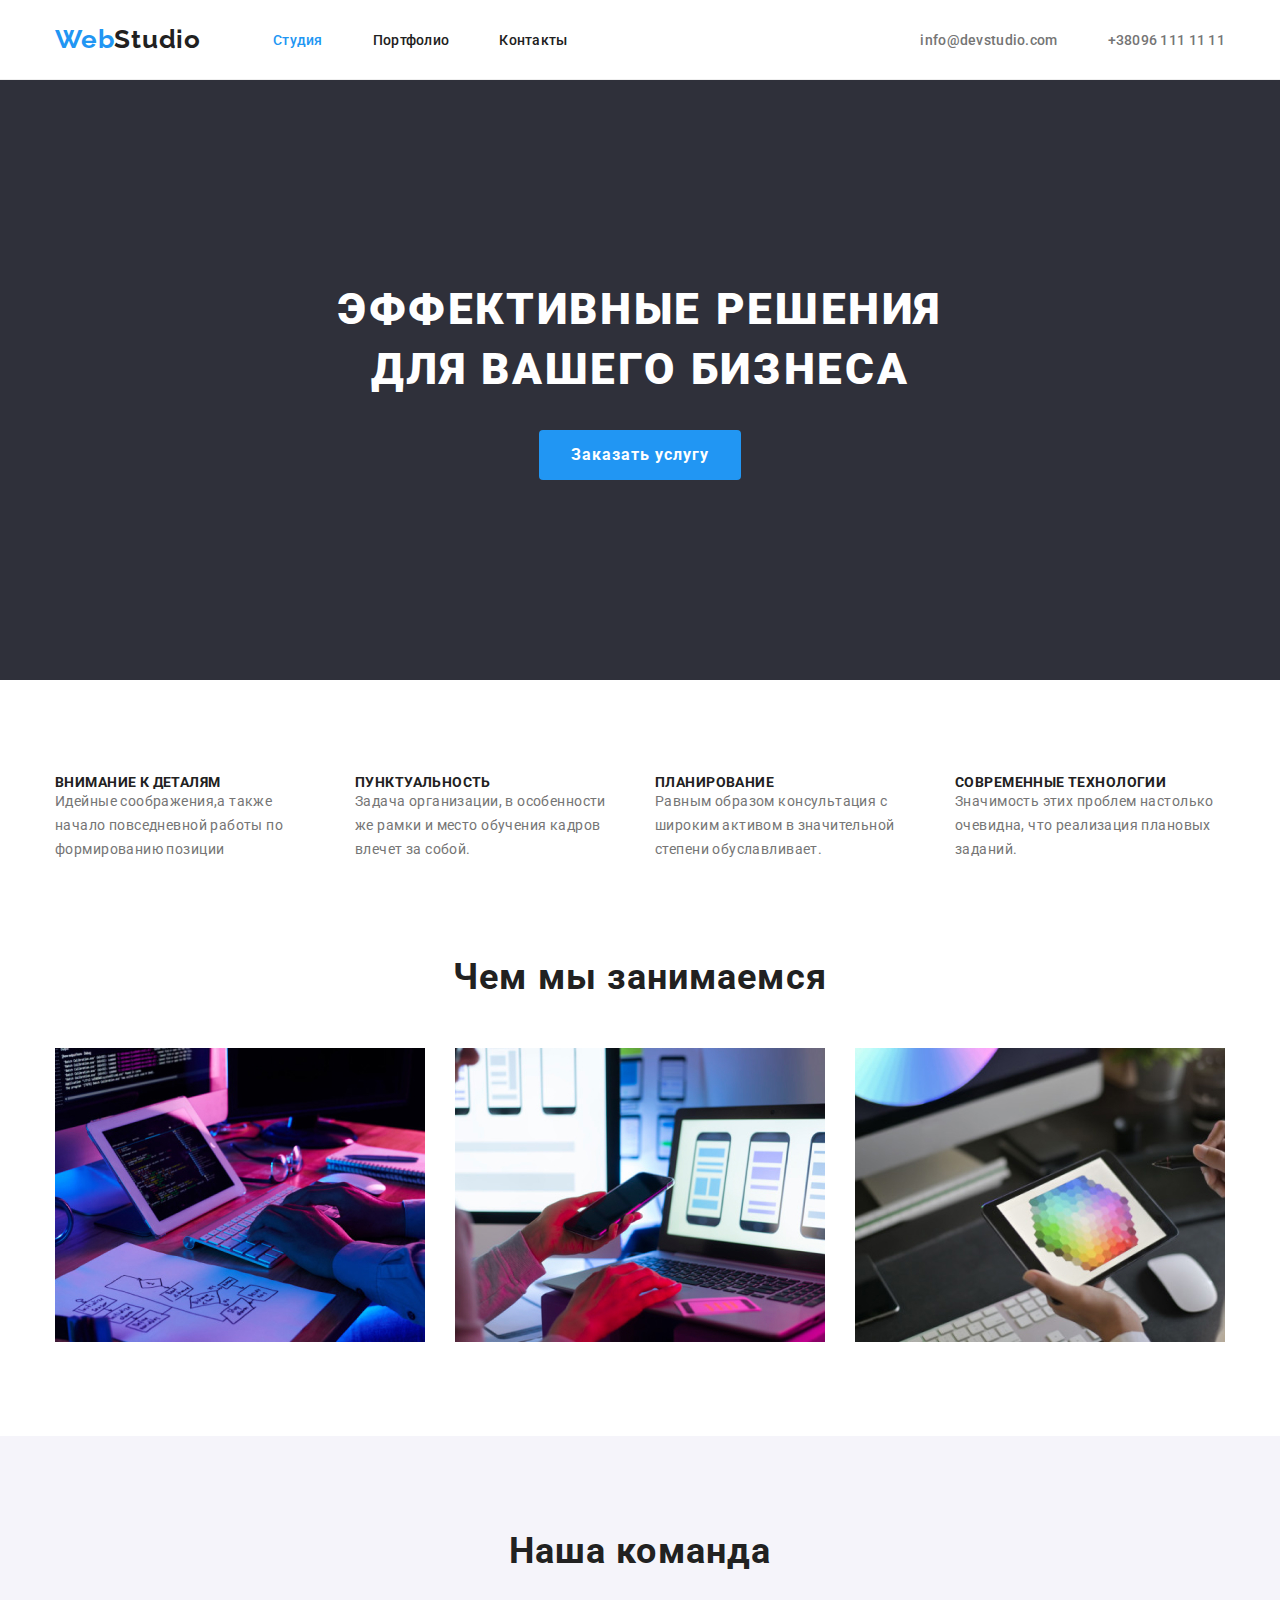
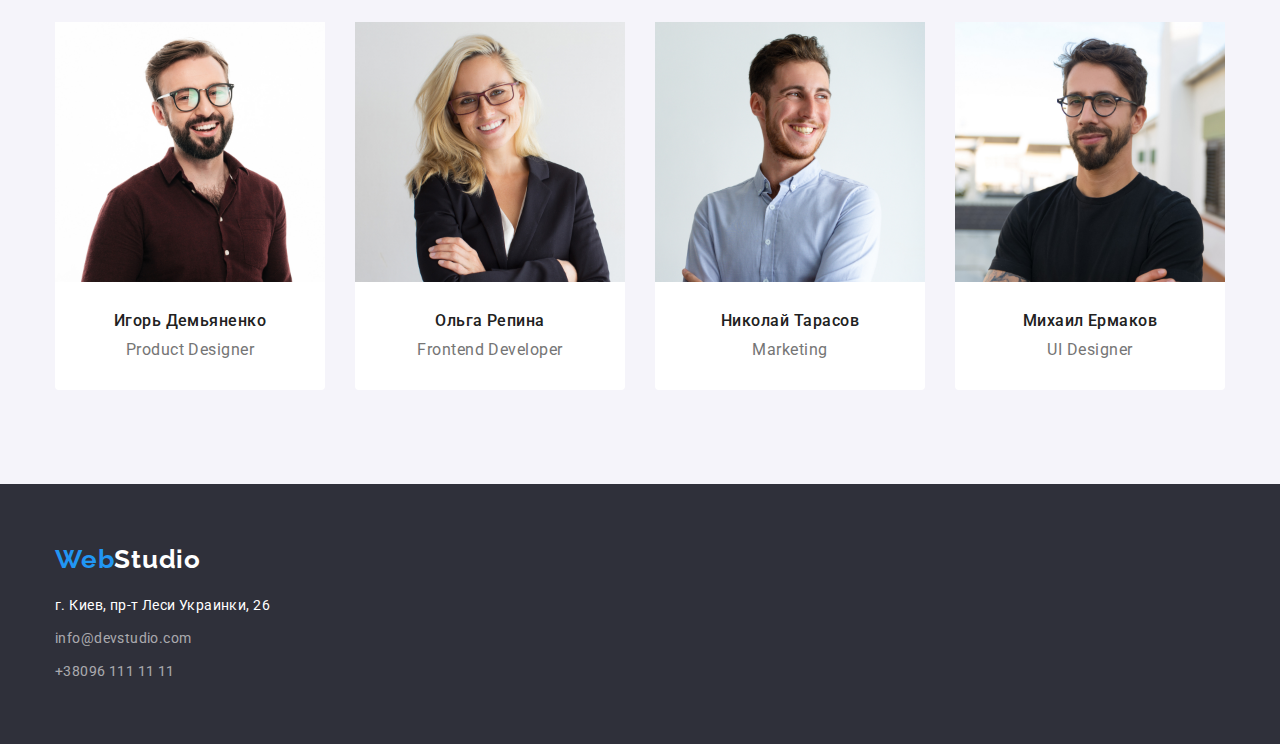
<file: index.html>
<!DOCTYPE html>
<html lang="ru">

<head>
    <meta charset="UTF-8">
    <meta name="viewport" content="width=device-width, initial-scale=1.0">
    <title>WebStudio</title>
    <link rel="stylesheet" href="./css/modern-normalize.css">
    <link rel="stylesheet" href="./css/style.css">
    <link rel="stylesheet" href="./css/variables.css">
    <link rel="preconnect" href="https://fonts.gstatic.com">
    <link
        href="https://fonts.googleapis.com/css2?family=Raleway:wght@700&family=Roboto:wght@400;500;700;900&display=swap"
        rel="stylesheet">
</head>

<body>
    <header class="header">
        <div class="container">
            <nav class="header-nav">
                <a href="./index.html" class="logo"><span class="web">Web</span>Studio</a>
                <ul class="navigation">
                    <li>
                        <a href="./index.html" class="active">Студия</a>
                    </li>
                    <li>
                        <a href="./portfolio.html">Портфолио</a>
                    </li>
                    <li>
                        <a href="#contacts">Контакты</a>
                    </li>
                </ul>
                <ul class="contacts-head">
                    <li>
                        <a href="mailto:info@devstudio.com">info@devstudio.com</a>
                    </li>
                    <li>
                        <a href="tel:+380961111111">+38096 111 11 11</a>
                    </li>
                </ul>
            </nav>
        </div>
    </header>
    <main>
        <section class="hero">
            <div class="container">
                <h1 class="title">Эффективные решения<br>для вашего бизнеса</h1>
                <button class="hero-btn">Заказать услугу</button>
            </div>
        </section>
        <section class="section-advantages">
            <div class="container">
                <!-- <div class="container-adv-cards"> -->
                <ul class="advantages-paragraph">
                    <li class="advantages-item">
                        <h3 class="advantages">Внимание к деталям</h3>
                        <p class="text-advantages">Идейные соображения,а также<br>начало повседневной работы
                            по<br>формированию позиции</p>
                    </li>
                    <li class="advantages-item">
                        <h3 class="advantages">Пунктуальность</h3>
                        <p class="text-advantages">Задача организации, в особенности<br>же рамки и место обучения
                            кадров<br>влечет за собой.</p>
                    </li>
                    <li class="advantages-item">
                        <h3 class="advantages">Планирование</h3>
                        <p class="text-advantages">Равным образом консультация с<br>широким активом в
                            значительной<br>степени обуславливает.</p>
                    </li>
                    <li class="advantages-item">
                        <h3 class="advantages">Современные технологии</h3>
                        <p class="text-advantages">Значимость этих проблем настолько<br>очевидна, что реализация
                            плановых<br>заданий.</p>
                    </li>
                </ul>
                <!-- </div> -->
            </div>
        </section>
        <section class="we-doing">
            <div class="container">
                <h2 class="sect-header">Чем мы занимаемся</h2>
                <ul class="advantages-img">
                    <li class="img-items">
                        <img src="./images/img1.jpg" alt="img1" width="370" height="294">
                    </li>
                    <li class="img-items">
                        <img src="./images/img2.jpg" alt="img2" width="370" height="294">
                    </li>
                    <li class="img-items">
                        <img src="./images/img3.jpg" alt="img3" width="370" height="294">
                    </li>
                </ul>
            </div>
        </section>
        <section class="section-team">
            <div class="container">
                <h2 class="sect-header">Наша команда</h2>
                <ul class="team-icons">
                    <li class="team-items">
                        <div class="studio-cards">
                            <img src="./images/img4.jpg" alt="Игорь Демьяненко" width="270" height="260">
                            <h3 class="team-names">Игорь Демьяненко</h3>
                            <p class="team-profession">Product Designer</p>
                        </div>
                    </li>
                    <li class="team-items">
                        <div class="studio-cards">
                            <img src="./images/img5.jpg" alt="Ольга Репина" width="270" height="260">
                            <h3 class="team-names">Ольга Репина</h3>
                            <p class="team-profession">Frontend Developer</p>
                        </div>
                    </li>
                    <li class="team-items">
                        <div class="studio-cards">
                            <img src="./images/img6.jpg" alt="Николай Тарасов" width="270" height="260">
                            <h3 class="team-names">Николай Тарасов</h3>
                            <p class="team-profession">Marketing</p>
                        </div>
                    </li>
                    <li class="team-items">
                        <div class="studio-cards">
                            <img src="./images/img7.jpg" alt="Михаил Ермаков" width="270" height="260">
                            <h3 class="team-names">Михаил Ермаков</h3>
                            <p class="team-profession">UI Designer</p>
                        </div>
                    </li>
                </ul>
            </div>
        </section>
    </main>
    <footer class="footer" id="contacts">
        <div class="container">
            <a href="./index.html" class="logo"><span class="web">Web</span>Studio</a>
            <address>
                <p>г. Киев, пр-т Леси Украинки, 26</p>
                <ul class="contacts-foot">
                    <li>
                        <a href="mailto:info@devstudio.com">info@devstudio.com</a>
                    </li>
                    <li>
                        <a href="tel:+380961111111">+38096 111 11 11</a>
                    </li>
                </ul>
            </address>
        </div>
    </footer>
</body>

</html>
</file>
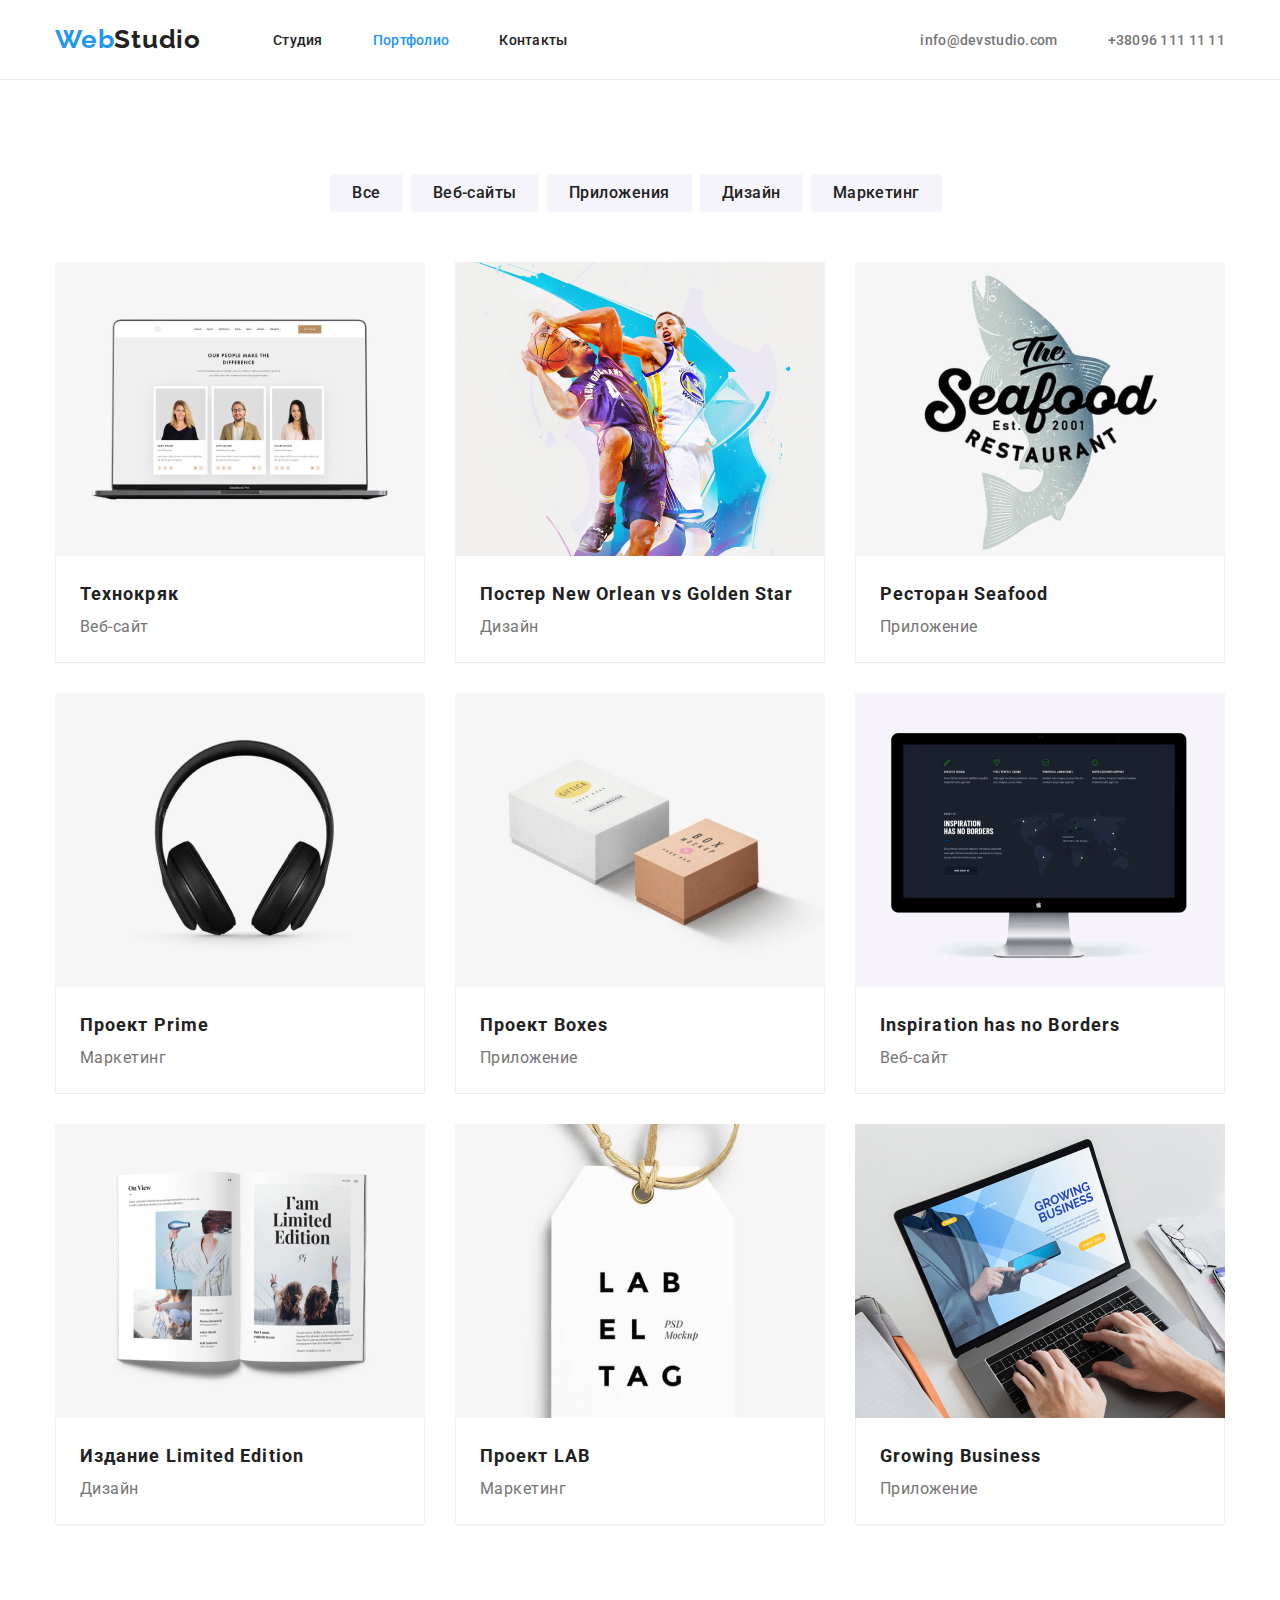
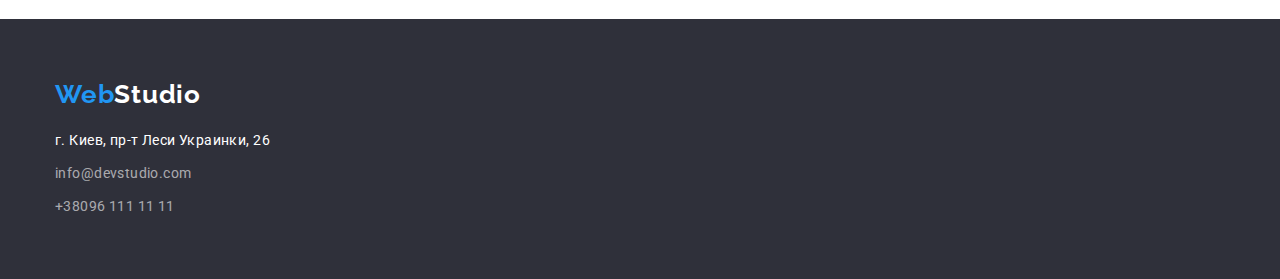
<file: portfolio.html>
<!DOCTYPE html>
<html lang="ru">

<head>
    <meta charset="UTF-8">
    <meta http-equiv="X-UA-Compatible" content="IE=edge">
    <meta name="viewport" content="width=device-width, initial-scale=1.0">
    <title>Portfolio</title>
    <link rel="stylesheet" href="./css/modern-normalize.css">
    <link rel="stylesheet" href="./css/style.css">
    <link rel="stylesheet" href="./css/variables.css">
    <link rel="preconnect" href="https://fonts.gstatic.com">
    <link
        href="https://fonts.googleapis.com/css2?family=Raleway:wght@700&family=Roboto:wght@400;500;700;900&display=swap"
        rel="stylesheet">
</head>

<body>
    <header class="header">
        <div class="container">
            <nav class="header-nav">
                <a href="./index.html" class="logo"><span class="web">Web</span>Studio</a>
                <ul class="navigation">
                    <li>
                        <a href="./index.html">Студия</a>
                    </li>
                    <li>
                        <a href="./portfolio.html" class="active">Портфолио</a>
                    </li>
                    <li>
                        <a href="#contacts">Контакты</a>
                    </li>
                </ul>
                <ul class="contacts-head">
                    <li>
                        <a href="mailto:info@devstudio.com">info@devstudio.com</a>
                    </li>
                    <li>
                        <a href="tel:+380961111111">+38096 111 11 11</a>
                    </li>
                </ul>                 
        </nav>
    </div> 
    </header>
    <main>
        <section class="portfolio">
            <div class="container">
                <!--<h2></h2>-->
                <ul class="active-btn">
                    <li>
                        <button class="portfolio-btn" id="active">Все</button>
                    </li>
                    <li>
                        <button class="portfolio-btn">Веб-сайты</button>
                    </li>
                    <li>
                        <button class="portfolio-btn">Приложения</button>
                    </li>
                    <li>
                        <button class="portfolio-btn">Дизайн</button>
                    </li>
                    <li>
                        <button class="portfolio-btn">Маркетинг</button>
                    </li>
                </ul>
                <div class="container-cards">
                <ul class="card-set">
                    <li class="item">
                        <img src="./images/технокряк.jpg" alt="Технокряк" width="370" height="294">
                        <div class="port-cards">
                        <h3 class="port-img">Технокряк</h3>
                        <p class="port-img-text">Веб-сайт</p>
                        </div>
                    </li>
                    <li class="item">                        
                        <img src="./images/постер-star.jpg" alt="Постер New Orlean vs Golden Star" width="370" height="294">
                        <div class="port-cards">
                        <h3 class="port-img">Постер New Orlean vs Golden Star</h3>
                        <p class="port-img-text">Дизайн</p>
                        </div>
                    </li>
                    <li class="item">                        
                        <img src="./images/ресторан.jpg" alt="Ресторан Seafood" width="370" height="294">
                        <div class="port-cards">
                        <h3 class="port-img">Ресторан Seafood</h3>
                        <p class="port-img-text">Приложение</p>
                        </div>
                    </li>
                    <li class="item">                        
                        <img src="./images/проект-prime.jpg" alt="Проект Prime" width="370" height="294">
                        <div class="port-cards">
                        <h3 class="port-img">Проект Prime</h3>
                        <p class="port-img-text">Маркетинг</p>
                        </div>
                    </li>
                    <li class="item">                        
                        <img src="./images/проект-boxes.jpg" alt="Проект Boxes" width="370" height="294">
                        <div class="port-cards">
                        <h3 class="port-img">Проект Boxes</h3>
                        <p class="port-img-text">Приложение</p>
                        </div>
                    </li>
                    <li class="item">                        
                        <img src="./images/inspiration.jpg" alt="Inspiration has no Borders" width="370" height="294">
                        <div class="port-cards">
                        <h3 class="port-img">Inspiration has no Borders</h3>
                        <p class="port-img-text">Веб-сайт</p>
                        </div>
                    </li>
                    <li class="item">                        
                        <img src="./images/издание.jpg" alt="Издание Limited Edition" width="370" height="294">
                        <div class="port-cards">
                        <h3 class="port-img">Издание Limited Edition</h3>
                        <p class="port-img-text">Дизайн</p>
                        </div>
                    </li>
                    <li class="item">                        
                        <img src="./images/проект-lab.jpg" alt="Проект LAB" width="370" height="294">
                        <div class="port-cards">
                        <h3 class="port-img">Проект LAB</h3>
                        <p class="port-img-text">Маркетинг</p>
                        </div>
                    </li>
                    <li class="item">                        
                        <img src="./images/growing.jpg" alt="Growing Business" width="370" height="294">
                        <div class="port-cards">
                        <h3 class="port-img">Growing Business</h3>
                        <p class="port-img-text">Приложение</p>
                        </div>
                    </li>
                </ul>
            </div>
            </div>
        </section>
    </main>
    <footer class="footer" id="contacts">
        <div class="container">
            <a href="./index.html" class="logo"><span class="web">Web</span>Studio</a>
            <address>
                <p>г. Киев, пр-т Леси Украинки, 26</p>
                <ul class="contacts-foot">
                    <li>
                        <a href="mailto:info@devstudio.com">info@devstudio.com</a>
                    </li>
                    <li>
                        <a href="tel:+380961111111">+38096 111 11 11</a>
                    </li>
                </ul>
            </address>
        </div>
    </footer>

</body>

</html>
</file>
<file: css/style.css>
.logo {
    font-family: 'Raleway', sans-serif;
    font-weight: 700;
    font-size: 26px;
    line-height: 1.17;
    letter-spacing: 0.03em;
    padding-top: 24px;
    padding-bottom: 25px;
}

.web {
    color: var(--blue-text);
}

a {
    text-decoration: none;
}

body {
    font-family: 'Roboto', sans-serif;
}

img {
    display: block;
    max-width: 100%;
    height: auto;
}

.container {
    width: 1200px;
    padding: 0 15px;
    margin: 0 auto;
}

.header {
    background-color: white;
    position: relative;
    border-bottom: 1px solid #EEEEEE;
}

.header a {
    color: var(--black-text);
}

.header-nav,
.navigation,
.contacts-head {
    display: flex;
}

.header-nav {
    justify-content: space-between;
    align-items: center;
}

.navigation {
    font-weight: 500;
    font-size: 14px;
    line-height: 1.17;
    letter-spacing: 0.02em;
}

.navigation li {
    margin-left: 50px;
}

.navigation .active,
.navigation a:hover,
.navigation a:focus {
    color: var(--blue-text);
}

.contacts-head a {
    color: var(--grey-text);
    font-family: 'Roboto', sans-serif;
    font-weight: 500;
    font-size: 14px;
    line-height: 1.17;
    letter-spacing: 0.02em;
}

.contacts-head a:hover,
.contacts-head a:focus {
    color: var(--blue-text);
}

.contacts-head li:last-child {
    margin-left: 50px;
}

.contacts-head {
    margin-left: 331px;
}

.hero {
    background-color: var(--hero-background);
    color: var(--white-text);
    text-align: center;
    padding-top: 200px;
    padding-bottom: 200px;
}

.hero-btn {
    border: var(--blue-text);
    background: var(--blue-text);
    color: var(--white-text);
    font-family: 'Roboto', sans-serif;
    font-weight: 700;
    font-size: 16px;    
    line-height: 1.87;
    letter-spacing: 0.06em;
    margin-top: 30px;
    padding: 10px 32px;
    border-radius: 4px;
}

.title {
    text-transform: uppercase;
    font-weight: 900;
    font-size: 44px;
    line-height: 1.36;
    letter-spacing: 0.06em;
}

.section-advantages {
    background-color: white;
    padding-top: 94px;
    padding-bottom: 94px;
}

.advantages-paragraph,
.advantages-img {
    display: flex;
}

.advantages-paragraph .advantages-item {
    flex-basis: calc(100% / 4);
} 

.advantages-item:not(:last-child) {
    margin-right: 30px;
}

.advantages {
    color: var(--black-text);
    font-weight: 700;
    font-size: 14px;
    line-height: 1.17;
    letter-spacing: 0.03em;
    text-transform: uppercase;
}

.text-advantages {
    color: var(--grey-text);
    font-weight: 400;
    font-size: 14px;
    line-height: 1.71;
    letter-spacing: 0.03em;
}
.we-doing {
    background-color: white;
    padding-top: 0;
    padding-bottom: 94px;
}

.advantages-img .img-items {
    flex-basis: calc(100% / 3);
    margin-top: 50px;
}

.img-items:not(:last-child) {
    margin-right: 30px;
}

.sect-header {
    color: var(--black-text);
    font-weight: 700;
    font-size: 36px;
    line-height: 1.17;
    letter-spacing: 0.03em;
    text-align: center;
    
}

.section-team {
    background-color: var(--team-background);
    padding-top: 94px;
    padding-bottom: 94px;
}

.team-icons {
    display: flex;
    margin-top: 50px;
}

.team-icons .team-items {
    flex-basis: calc(100% / 4);
}
    
.team-items:not(:last-child) {
    margin-right: 30px;
}

.team-names {
    color: var(--black-text);
    font-weight: 500;
    font-size: 16px;
    line-height: 1.17;
    letter-spacing: 0.03em;
    text-align: center;
    padding-top: 30px;
    padding-bottom: 10px;
}

.team-profession {
    color: var(--grey-text);
    font-weight: 400;
    font-size: 16px;
    line-height: 1.17;
    letter-spacing: 0.03em;
    text-align: center;
    padding-bottom: 30px;
}

.studio-cards {
    background-color: var(--white-text);
    border-bottom-left-radius: 4px;
    border-bottom-right-radius: 4px;
}

.footer {
    background-color: var(--hero-background);
    padding-top: 60px;
    padding-bottom: 60px;
}

.footer a {
    color: var(--white-text);
}

address {
    color: var(--white-text);
    font-weight: 400;
    font-size: 14px;
    line-height: 1.71;
    letter-spacing: 0.03em;
    padding-top: 20px;
}

.contacts-foot a {
    color: var(--white-text-op60);
    font-family: 'Roboto', sans-serif;
    font-weight: 400;
    font-size: 14px;
    line-height: 1.71;
    letter-spacing: 0.03em;
}

.contacts-foot li {
    padding-top: 9px;
}

.contacts-foot a:hover,
.contacts-foot a:focus {
    color: var(--blue-text);
}

.portfolio {
    background-color: white;
    padding-top: 94px;
    padding-bottom: 94px;
}


.portfolio-btn.active,
.portfolio-btn:hover,
.portfolio-btn:focus {
    color: var(--white-text);
    background-color: var(--blue-text);
}

.portfolio-btn {
    padding: 6px 22px;
    border-radius: 4px;
}

.active-btn {
    display: flex;
    justify-content: center;
}

.active-btn li {
    margin-right: 8px;
}

.portfolio-btn {
    border: var(--team-background);
    background: var(--team-background);
    color: var(--black-text);
    font-family: 'Roboto', sans-serif;
    font-weight: 500;
    font-size: 16px;
    line-height: 1.62;
    letter-spacing: 0.03em;
}

.card-set {
    display: flex;
    flex-wrap: wrap;
    /* padding-top: 50px; */
    margin-left: -30px;
    margin-top: -30px;   
}

.container-cards {
    margin-left: auto;
    margin-right: auto; 
    margin-top: 50px;
}

.card-set .item {
    flex-basis: calc(100% / 3 - 30px);
    margin-left: 30px;
    margin-top: 30px;
}
  
.port-img {
    color: var(--black-text);
    font-weight: 700;
    font-size: 18px;
    line-height: 2;
    letter-spacing: 0.06em;
}

.port-img-text {
    color: var(--grey-text);
    font-weight: 400;
    font-size: 16px;
    line-height: 1.87;
    letter-spacing: 0.03em;
}

.port-cards {
    border-bottom: 1px solid #EEEEEE;
    border-right: 1px solid #EEEEEE;
    border-left: 1px solid #EEEEEE;  
    padding-top: 20px;
    padding-left: 24px;
    padding-bottom: 20px;
}
</file>
<file: css/variables.css>
:root{
    --white-text: rgba(255, 255, 255, 1);
    --black-text: rgba(33, 33, 33, 1);
    --grey-text: rgba(117, 117, 117, 1);
    --white-text-op60: rgba(255, 255, 255, 0.6);
    --blue-text: rgba(33, 150, 243, 1);
    --hero-background: rgba(47, 48, 58, 1);
    --team-background: rgba(245, 244, 250, 1);
    
    }
</file>
